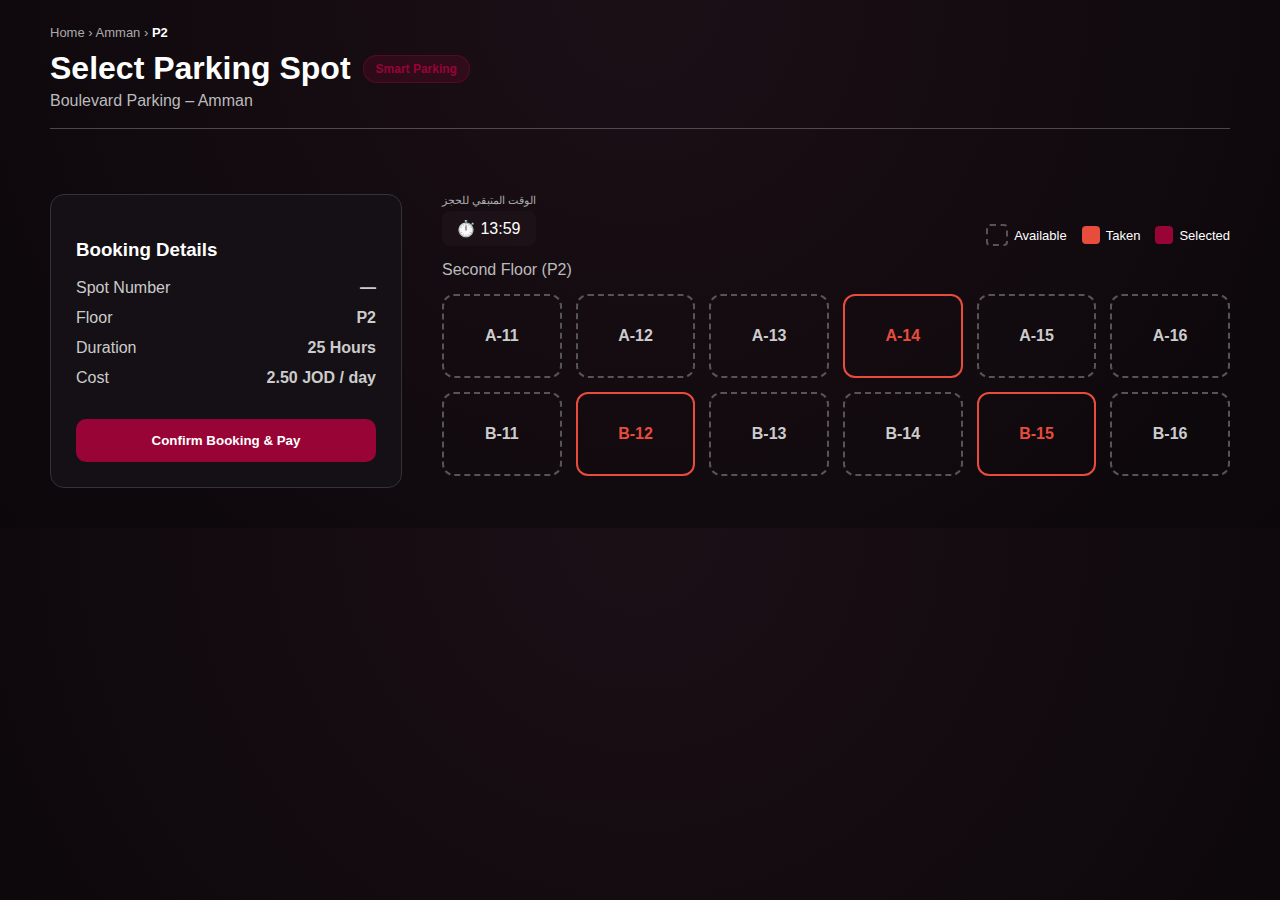
<file: get.hub/index.html>
<!DOCTYPE html>
<html lang="en">
<head>
  <meta charset="UTF-8">
  <title>Parking Booking</title>
  <link rel="stylesheet" href="style.css">
</head>
<body>

<header class="header">

  <div class="breadcrumb">
    <a href="#">Home</a>
    <span>›</span>
    <span>Amman</span>
    <span>›</span>
    <span class="active">P2</span>
  </div>

  <!-- Title Row -->
  <div class="title-row">
    <h1>
      Select Parking Spot
      <span class="badge">Smart Parking</span>
    </h1>
    <p>Boulevard Parking – Amman</p>
  </div>

  <!-- Divider -->
  <div class="header-divider"></div>

</header>

<div class="content">

  <!-- LEFT PANEL -->
  <aside class="details">
    <h3>Booking Details</h3>

    <div class="box">
      <div><span>Spot Number</span><strong id="spotNum">—</strong></div>
      <div><span>Floor</span><strong>P2</strong></div>
      <div><span>Duration</span><strong>25 Hours</strong></div>
      <div><span>Cost</span><strong>2.50 JOD / day</strong></div>
    </div>

    <button class="confirm">Confirm Booking & Pay</button>
  </aside>

  <!-- RIGHT PANEL -->
  <section class="parking">

    <div class="top-info">

      <div class="timer-wrapper">
        <small class="timer-label">الوقت المتبقي للحجز</small>
        <div class="timer">⏱️ <span id="time">13:59</span></div>
      </div>

      <div class="legend">
        <div><span class="key available"></span> Available</div>
        <div><span class="key taken"></span> Taken</div>
        <div><span class="key selected"></span> Selected</div>
      </div>
    </div>

    <div class="floor">Second Floor (P2)</div>

    <div class="grid">
      <div class="slot available" onclick="selectSlot(this)">A-11</div>
      <div class="slot available" onclick="selectSlot(this)">A-12</div>
      <div class="slot available" onclick="selectSlot(this)">A-13</div>
      <div class="slot taken">A-14</div>
      <div class="slot available" onclick="selectSlot(this)">A-15</div>
      <div class="slot available" onclick="selectSlot(this)">A-16</div>

      <div class="slot available" onclick="selectSlot(this)">B-11</div>
      <div class="slot taken">B-12</div>
      <div class="slot available" onclick="selectSlot(this)">B-13</div>
      <div class="slot available" onclick="selectSlot(this)">B-14</div>
      <div class="slot taken">B-15</div>
      <div class="slot available" onclick="selectSlot(this)">B-16</div>
    </div>

  </section>
</div>

<script src="script.js"></script>
</body>
</html>
</file>
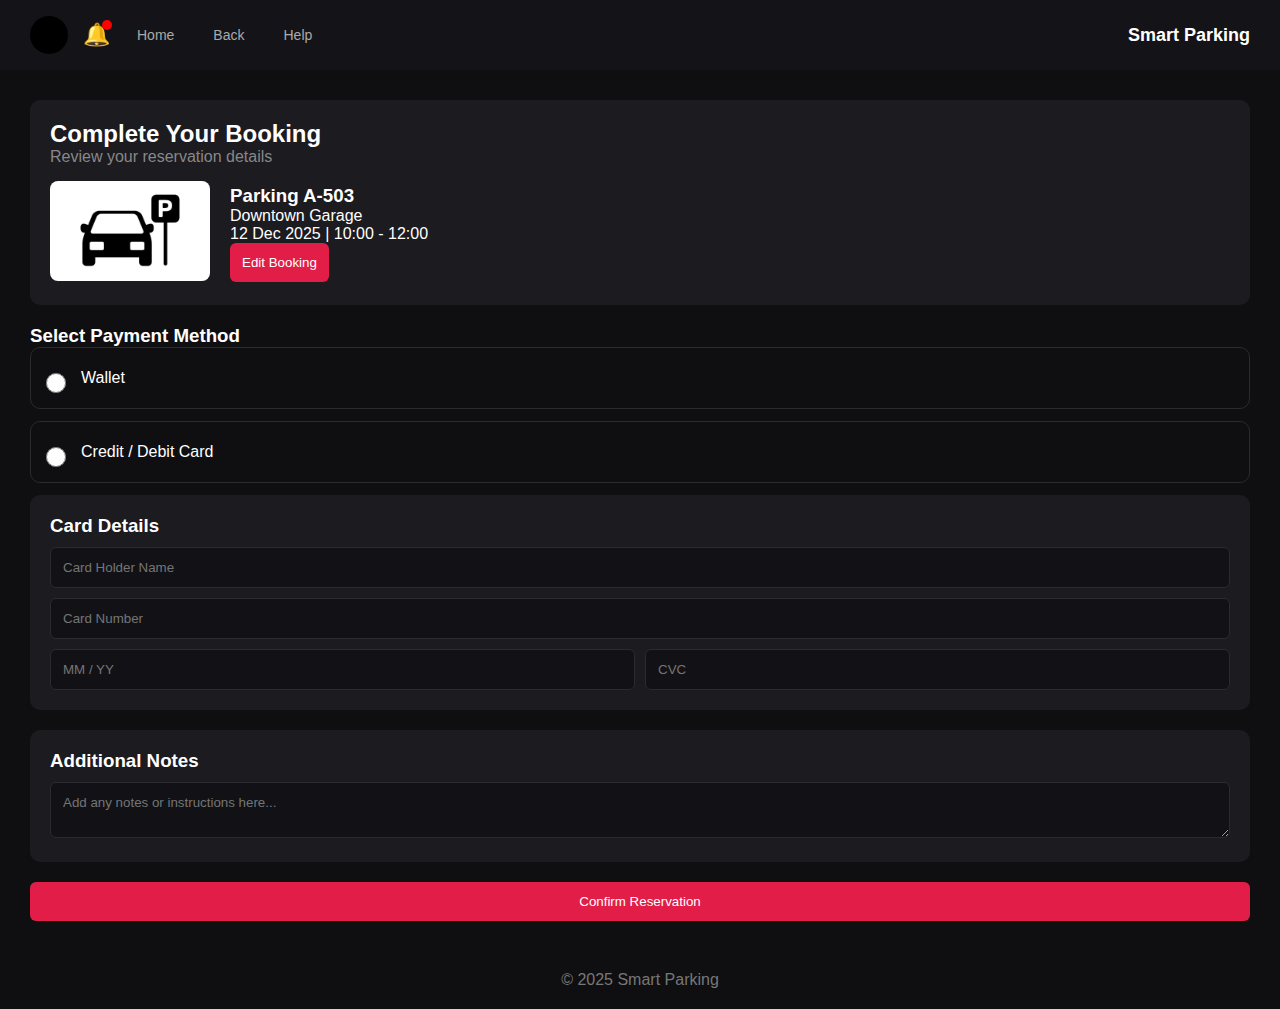
<file: last.one/index.html>
<!DOCTYPE html>
<html lang="en">
<head>
  <meta charset="UTF-8">
  <meta name="viewport" content="width=device-width, initial-scale=1.0">
  <title>Smart Parking</title>
  <link rel="stylesheet" href="style.css">
</head>
<body>

<header class="header">
  <div class="left-side">
    <div class="profile"></div>

    <div class="notification" id="notification">
      <span class="bell">🔔</span>
      <span class="dot" id="notifyDot"></span>
    </div>

    <button class="nav-btn">Home</button>
    <button class="nav-btn">Back</button>
    <button class="nav-btn">Help</button>
  </div>

  <div class="logo">Smart Parking</div>
</header>

<main class="container">

  <section class="card full-width">
    <h2>Complete Your Booking</h2>
    <p class="sub">Review your reservation details</p>

    <div class="booking-box">
      <div class="image-box">
        <img src="image.jpg" alt="Parking Image">
      </div>
      <div class="booking-text">
        <h3>Parking A-503</h3>
        <p>Downtown Garage</p>
        <p>12 Dec 2025 | 10:00 - 12:00</p>
        <button>Edit Booking</button>
      </div>
    </div>
  </section>

  <form id="paymentForm">

    <section class="full-width">
      <h3 class="payment-title">Select Payment Method</h3>

      <label class="payment-option">
        <input type="radio" name="payment" value="wallet">
        <span>Wallet</span>
      </label>

      <label class="payment-option">
        <input type="radio" name="payment" value="card">
        <span>Credit / Debit Card</span>
      </label>
    </section>

    <section class="card full-width">
      <h3>Card Details</h3>
      <input id="cardName" placeholder="Card Holder Name">
      <input id="cardNumber" placeholder="Card Number">
      <div class="row">
        <input id="expiry" placeholder="MM / YY">
        <input id="cvc" placeholder="CVC">
      </div>
    </section>

    <section class="card full-width">
      <h3>Additional Notes</h3>
      <textarea id="notes" placeholder="Add any notes or instructions here..."></textarea>
    </section>

    <button type="submit" class="pay-btn full-width">Confirm Reservation</button>
  </form>

</main>

<footer class="footer">© 2025 Smart Parking</footer>

<script src="script.js"></script>
</body>
</html>
</file>
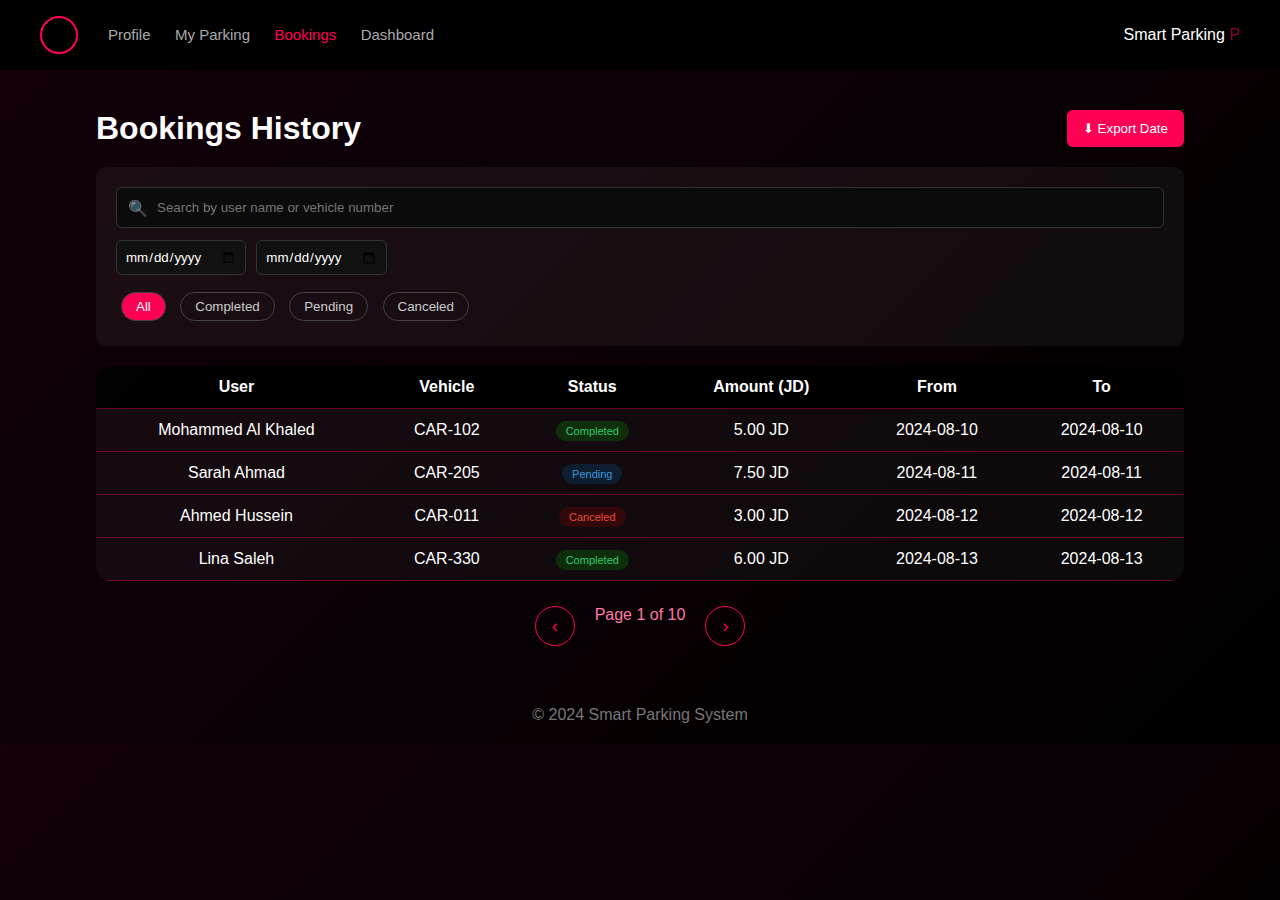
<file: second/index.html>
<!DOCTYPE html>
<html lang="en">
<head>
    <meta charset="UTF-8">
    <title>Bookings | Smart Parking</title>
    <link rel="stylesheet" href="style.css">
</head>
<body>

<header class="navbar">
    <!-- Left side -->
    <div class="nav-left">
        <div class="profile-circle"></div>

        <nav class="nav-links">
            <a href="#">Profile</a>
            <a href="#">My Parking</a>
            <a href="#" class="active">Bookings</a>
            <a href="#">Dashboard</a>
        </nav>
    </div>

    <!-- Right side (logo fixed) -->
    <div class="logo">
        Smart Parking <span class="logo-p">P</span>
    </div>
</header>

<main class="container">

    <div class="header">
        <h1>Bookings History</h1>
        <button class="export">⬇ Export Date</button>
    </div>

    <div class="filters">
        <div class="search-box">
            <span class="search-icon">🔍</span>
            <input
                type="text"
                id="search"
                placeholder="Search by user name or vehicle number">
        </div>

        <div class="date-range">
            <input type="date">
            <input type="date">
        </div>

        <div class="buttons">
            <button class="filter active" data-status="all">All</button>
            <button class="filter" data-status="Completed">Completed</button>
            <button class="filter" data-status="Pending">Pending</button>
            <button class="filter" data-status="Canceled">Canceled</button>
        </div>
    </div>

    <div class="table-wrapper">
        <table>
            <thead>
                <tr>
                    <th>User</th>
                    <th>Vehicle</th>
                    <th>Status</th>
                    <th>Amount (JD)</th>
                    <th>From</th>
                    <th>To</th>
                </tr>
            </thead>
            <tbody id="table">
                <tr>
                    <td>Mohammed Al Khaled</td>
                    <td>CAR-102</td>
                    <td><span class="status success">Completed</span></td>
                    <td>5.00 JD</td>
                    <td>2024-08-10</td>
                    <td>2024-08-10</td>
                </tr>
                <tr>
                    <td>Sarah Ahmad</td>
                    <td>CAR-205</td>
                    <td><span class="status pending">Pending</span></td>
                    <td>7.50 JD</td>
                    <td>2024-08-11</td>
                    <td>2024-08-11</td>
                </tr>
                <tr>
                    <td>Ahmed Hussein</td>
                    <td>CAR-011</td>
                    <td><span class="status canceled">Canceled</span></td>
                    <td>3.00 JD</td>
                    <td>2024-08-12</td>
                    <td>2024-08-12</td>
                </tr>
                <tr>
                    <td>Lina Saleh</td>
                    <td>CAR-330</td>
                    <td><span class="status success">Completed</span></td>
                    <td>6.00 JD</td>
                    <td>2024-08-13</td>
                    <td>2024-08-13</td>
                </tr>
            </tbody>
        </table>
    </div>

    <div class="pagination">
        <button class="page-btn">‹</button>
        <span class="page-text">Page 1 of 10</span>
        <button class="page-btn">›</button>
    </div>

</main>

<footer>
    © 2024 Smart Parking System
</footer>

<script src="script.js"></script>
</body>
</html>
</file>
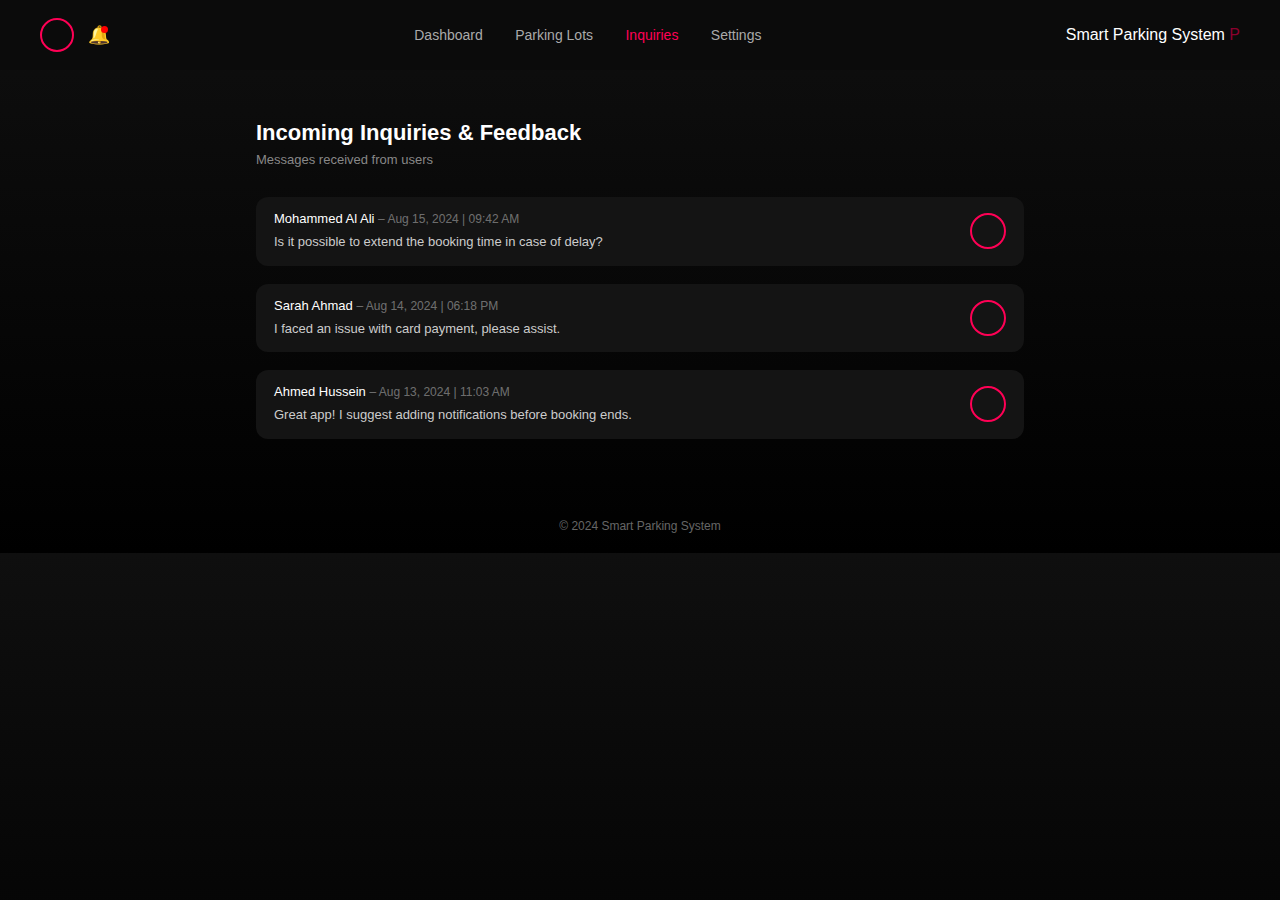
<file: thired/index.html>
<!DOCTYPE html>
<html lang="en">
<head>
    <meta charset="UTF-8">
    <title>Incoming Inquiries</title>
    <link rel="stylesheet" href="style.css">
</head>
<body>

<header class="navbar">

    <!-- LEFT -->
    <div class="nav-left">
        <div class="profile"></div>

        <div class="bell" id="bell">
            🔔
            <span class="notify" id="notifyDot"></span>
        </div>
    </div>

    <!-- CENTER -->
    <nav class="nav-center">
        <a href="#">Dashboard</a>
        <a href="#">Parking Lots</a>
        <a href="#" class="active">Inquiries</a>
        <a href="#">Settings</a>
    </nav>

    <!-- RIGHT -->
    <div class="logo">
        Smart Parking System <span>P</span>
    </div>

</header>

<main class="container">

    <h1>Incoming Inquiries & Feedback</h1>
    <p class="subtitle">Messages received from users</p>

    <div class="comments">

        <div class="comment-box">
            <div class="text">
                <div class="name">
                    Mohammed Al Ali
                    <span>– Aug 15, 2024 | 09:42 AM</span>
                </div>
                <p>Is it possible to extend the booking time in case of delay?</p>
            </div>
            <div class="avatar"></div>
        </div>

        <div class="comment-box">
            <div class="text">
                <div class="name">
                    Sarah Ahmad
                    <span>– Aug 14, 2024 | 06:18 PM</span>
                </div>
                <p>I faced an issue with card payment, please assist.</p>
            </div>
            <div class="avatar"></div>
        </div>

        <div class="comment-box">
            <div class="text">
                <div class="name">
                    Ahmed Hussein
                    <span>– Aug 13, 2024 | 11:03 AM</span>
                </div>
                <p>Great app! I suggest adding notifications before booking ends.</p>
            </div>
            <div class="avatar"></div>
        </div>

    </div>

</main>

<footer>
    © 2024 Smart Parking System
</footer>

<script src="script.js"></script>
</body>
</html>
</file>
<file: get.hub/style.css>
body {
  margin: 0;
  font-family: Arial, sans-serif;
  background: radial-gradient(circle at top, #1b0f16, #0b070a);
  color: #fff;
}

/* Header */
.header {
  padding: 25px 50px;
}

.breadcrumb {
  font-size: 13px;
}

.breadcrumb a,
.breadcrumb span {
  color: #aaa;
  text-decoration: none;
}

.breadcrumb .active {
  color: #fff;
  font-weight: bold;
}

/* Title */
.title-row h1 {
  margin: 10px 0 5px;
  display: flex;
  align-items: center;
  gap: 12px;
}

.title-row p {
  color: #bbb;
  margin: 0;
}

/* Smart Parking Badge */
.badge {
  font-size: 12px;
  padding: 6px 12px;
  border-radius: 50px;
  background: rgba(151, 4, 53, 0.2);
  color: #970435;
  border: 1px solid rgba(151, 4, 53, 0.4);
}

/* Divider */
.header-divider {
  margin-top: 18px;
  width: 100%;
  height: 1px;
  background: rgba(255, 255, 255, 0.25);
}

/* Layout */
.content {
  display: flex;
  gap: 40px;
  padding: 40px 50px;
}

/* Left panel */
.details {
  width: 300px;
  background: #151015;
  border-radius: 14px;
  padding: 25px;
  border: 1px solid #333;
}

.box div {
  display: flex;
  justify-content: space-between;
  margin: 12px 0;
  color: #ccc;
}

/* Confirm button */
.confirm {
  width: 100%;
  padding: 14px;
  margin-top: 20px;
  background: #970435;
  border: none;
  border-radius: 10px;
  color: white;
  cursor: pointer;
  position: relative;
  font-weight: bold;
}

/* Arrow inside button */
.confirm.active::after {
  content: "➜";
  position: absolute;
  right: 18px;
  top: 50%;
  transform: translateY(-50%);
  font-size: 20px;
  color: #fff;
}

/* Right panel */
.parking {
  flex: 1;
}

.top-info {
  display: flex;
  justify-content: space-between;
  align-items: flex-end;
  margin-bottom: 15px;
}

/* Timer */
.timer-wrapper {
  display: flex;
  flex-direction: column;
  gap: 4px;
}

.timer-label {
  font-size: 11px;
  color: #aaa;
}

.timer {
  background: #1c1116;
  padding: 8px 14px;
  border-radius: 8px;
}

/* Legend */
.legend {
  display: flex;
  gap: 15px;
}

.legend div {
  display: flex;
  align-items: center;
  gap: 6px;
  font-size: 13px;
}

.key {
  width: 18px;
  height: 18px;
  border-radius: 4px;
}

.key.available {
  border: 2px dashed #555;
}

.key.taken {
  background: #e74c3c;
}

.key.selected {
  background: #970435;
}

/* Floor */
.floor {
  margin-bottom: 15px;
  color: #bbb;
}

/* Grid */
.grid {
  display: grid;
  grid-template-columns: repeat(6, 1fr);
  gap: 14px;
}

/* Slots */
.slot {
  height: 80px;
  border-radius: 12px;
  border: 2px dashed #555;
  display: flex;
  align-items: center;
  justify-content: center;
  font-weight: bold;
  color: #ccc;
  cursor: pointer;
  position: relative;
  transition: 0.2s;
}

.slot:hover {
  transform: translateY(-2px);
}

/* Taken */
.slot.taken {
  border: 2px solid #e74c3c;
  color: #e74c3c;
  cursor: not-allowed;
}

/* Selected */
.slot.selected {
  border: 2px solid #970435;
  color: #970435;
}

/* Check mark */
.slot.selected::after {
  content: "✓";
  position: absolute;
  right: 8px;
  bottom: 8px;
  width: 22px;
  height: 22px;
  background: #970435;
  color: #fff;
  border-radius: 50%;
  display: flex;
  align-items: center;
  justify-content: center;
  font-size: 14px;
}
</file>
<file: last.one/style.css>
* {
  box-sizing: border-box;
  margin: 0;
  font-family: Arial, sans-serif;
}

body {
  background: #0f0f12;
  color: #fff;
}

.header {
  display: flex;
  justify-content: space-between;
  align-items: center;
  padding: 15px 30px;
  background: #141418;
}

.logo {
  font-weight: bold;
  font-size: 18px;
}

.left-side {
  display: flex;
  align-items: center;
  gap: 15px;
}

.profile {
  width: 38px;
  height: 38px;
  border-radius: 50%;
  background: #000;
}

.notification {
  position: relative;
  cursor: pointer;
}

.bell {
  font-size: 22px;
}

.dot {
  position: absolute;
  top: -2px;
  right: -2px;
  width: 10px;
  height: 10px;
  background: red;
  border-radius: 50%;
}

.nav-btn {
  background: none;
  border: none;
  color: #aaa;
  cursor: pointer;
  font-size: 14px;
}

.nav-btn:hover {
  color: #fff;
}

.container {
  width: 100%;
  padding: 30px;
}

.card {
  background: #1b1b20;
  padding: 20px;
  border-radius: 10px;
  margin-bottom: 20px;
}

.full-width {
  width: 100%;
}

.sub {
  color: #888;
  margin-bottom: 15px;
}

.booking-box {
  display: flex;
  align-items: center;
  gap: 20px;
}

.image-box img {
  width: 160px;
  height: 100px;
  object-fit: cover;
  border-radius: 8px;
}

button {
  background: #e11d48;
  border: none;
  color: #fff;
  padding: 12px;
  border-radius: 6px;
  cursor: pointer;
}

input, textarea {
  width: 100%;
  padding: 12px;
  margin-top: 10px;
  background: #121216;
  border: 1px solid #2a2a2f;
  color: #fff;
  border-radius: 6px;
}

.row {
  display: flex;
  gap: 10px;
}

.payment-option {
  display: flex;
  align-items: center;
  gap: 15px;
  padding: 15px;
  border: 1px solid #2a2a2f;
  border-radius: 10px;
  margin-bottom: 12px;
}

.payment-option input {
  width: 20px;
  height: 20px;
  accent-color: #e11d48;
}

.footer {
  text-align: center;
  padding: 20px;
  color: #777;
}
</file>
<file: second/style.css>
* {
    margin: 0;
    padding: 0;
    box-sizing: border-box;
    font-family: Arial, sans-serif;
}

body {
    background: linear-gradient(135deg, #12000a, #000);
    color: #fff;
}

/* Navbar */
.navbar {
    display: flex;
    justify-content: space-between;
    align-items: center;
    padding: 16px 40px;
    background: rgba(0,0,0,0.9);
}

/* Left side */
.nav-left {
    display: flex;
    align-items: center;
    gap: 20px;
}

/* Empty profile */
.profile-circle {
    width: 38px;
    height: 38px;
    border-radius: 50%;
    border: 2px solid #ff0055;
}

/* Nav links */
.nav-links a {
    margin: 0 10px;
    text-decoration: none;
    color: #aaa;
    font-size: 15px;
}

.nav-links a.active {
    color: #ff0055;
}

/* Logo fixed right */
.logo {
    white-space: nowrap;
}

.logo-p {
    color: #8b002e;
}

/* Layout */
.container {
    width: 85%;
    margin: 40px auto;
}

.header {
    display: flex;
    justify-content: space-between;
    margin-bottom: 20px;
}

.export {
    background: #ff0055;
    border: none;
    padding: 8px 16px;
    color: #fff;
    border-radius: 6px;
    cursor: pointer;
}

/* Filters */
.filters {
    background: rgba(255,255,255,0.05);
    padding: 20px;
    margin-bottom: 20px;
    border-radius: 10px;
}

.search-box {
    position: relative;
    margin-bottom: 12px;
}

.search-box input {
    width: 100%;
    padding: 12px 40px;
    background: #0b0b0b;
    border: 1px solid #333;
    color: #fff;
    border-radius: 6px;
}

.search-icon {
    position: absolute;
    left: 12px;
    top: 50%;
    transform: translateY(-50%);
    opacity: 0.6;
}

.date-range {
    display: flex;
    gap: 10px;
    margin-bottom: 12px;
}

.date-range input {
    background: #111;
    border: 1px solid #333;
    color: #fff;
    padding: 8px;
    border-radius: 6px;
}

/* Filter buttons */
.buttons button {
    margin: 5px;
    padding: 6px 14px;
    border-radius: 20px;
    border: 1px solid #444;
    background: transparent;
    color: #ccc;
    cursor: pointer;
}

.buttons button.active {
    background: #ff0055;
    color: #fff;
}

/* Table */
.table-wrapper {
    border-radius: 14px;
    overflow: hidden;
}

table {
    width: 100%;
    border-collapse: separate;
    border-spacing: 0;
}

thead {
    background: rgba(0,0,0,0.85);
}

th, td {
    padding: 12px;
    text-align: center;
    border-bottom: 1px solid rgba(255, 0, 85, 0.4);
}

tbody tr {
    background: rgba(255,255,255,0.04);
}

/* Status */
.status {
    padding: 4px 10px;
    border-radius: 12px;
    font-size: 11px;
}

.success { color: #2ecc71; background: rgba(0,255,0,0.15); }
.pending { color: #3498db; background: rgba(0,140,255,0.15); }
.canceled { color: #e74c3c; background: rgba(255,0,0,0.15); }

/* Pagination */
.pagination {
    display: flex;
    justify-content: center;
    gap: 20px;
    margin-top: 25px;
}

.page-btn {
    width: 40px;
    height: 40px;
    border-radius: 50%;
    border: 1px solid #ff0055;
    background: transparent;
    color: #ff0055;
    font-size: 18px;
    cursor: pointer;
}

.page-text {
    color: #ff7aa8;
}

/* Footer */
footer {
    text-align: center;
    padding: 20px;
    color: #777;
}
</file>
<file: thired/style.css>
* {
    margin: 0;
    padding: 0;
    box-sizing: border-box;
    font-family: Arial, sans-serif;
}

body {
    background: linear-gradient(#0f0f0f, #000);
    color: #fff;
}

/* NAVBAR */
.navbar {
    display: flex;
    align-items: center;
    justify-content: space-between;
    padding: 18px 40px;
    background: #0b0b0b;
}

/* LEFT */
.nav-left {
    display: flex;
    align-items: center;
    gap: 14px;
}

.profile {
    width: 34px;
    height: 34px;
    border-radius: 50%;
    border: 2px solid #ff0055;
}

/* BELL */
.bell {
    position: relative;
    font-size: 18px;
    cursor: pointer;
}

.notify {
    position: absolute;
    top: 2px;
    right: 2px;
    width: 7px;
    height: 7px;
    background: red;
    border-radius: 50%;
}

/* CENTER */
.nav-center a {
    margin: 0 14px;
    text-decoration: none;
    color: #aaa;
    font-size: 14px;
}

.nav-center a.active {
    color: #ff0055;
}

/* LOGO */
.logo span {
    color: #8b002e;
}

/* CONTENT */
.container {
    width: 60%;
    margin: 50px auto;
}

h1 {
    font-size: 22px;
    margin-bottom: 6px;
}

.subtitle {
    font-size: 13px;
    color: #888;
    margin-bottom: 30px;
}

/* COMMENTS */
.comments {
    display: flex;
    flex-direction: column;
    gap: 18px;
}

.comment-box {
    display: flex;
    justify-content: space-between;
    align-items: center;
    background: #141414;
    padding: 14px 18px;
    border-radius: 12px;
}

.avatar {
    width: 36px;
    height: 36px;
    border-radius: 50%;
    border: 2px solid #ff0055;
    flex-shrink: 0;
}

.text {
    max-width: 520px;
}

.name {
    font-size: 13px;
}

.name span {
    color: rgba(255,255,255,0.4);
    font-size: 12px;
}

.text p {
    margin-top: 6px;
    font-size: 13px;
    color: #ccc;
    line-height: 1.5;
}

/* FOOTER */
footer {
    margin-top: 60px;
    padding: 20px;
    text-align: center;
    font-size: 12px;
    color: #666;
}
</file>
